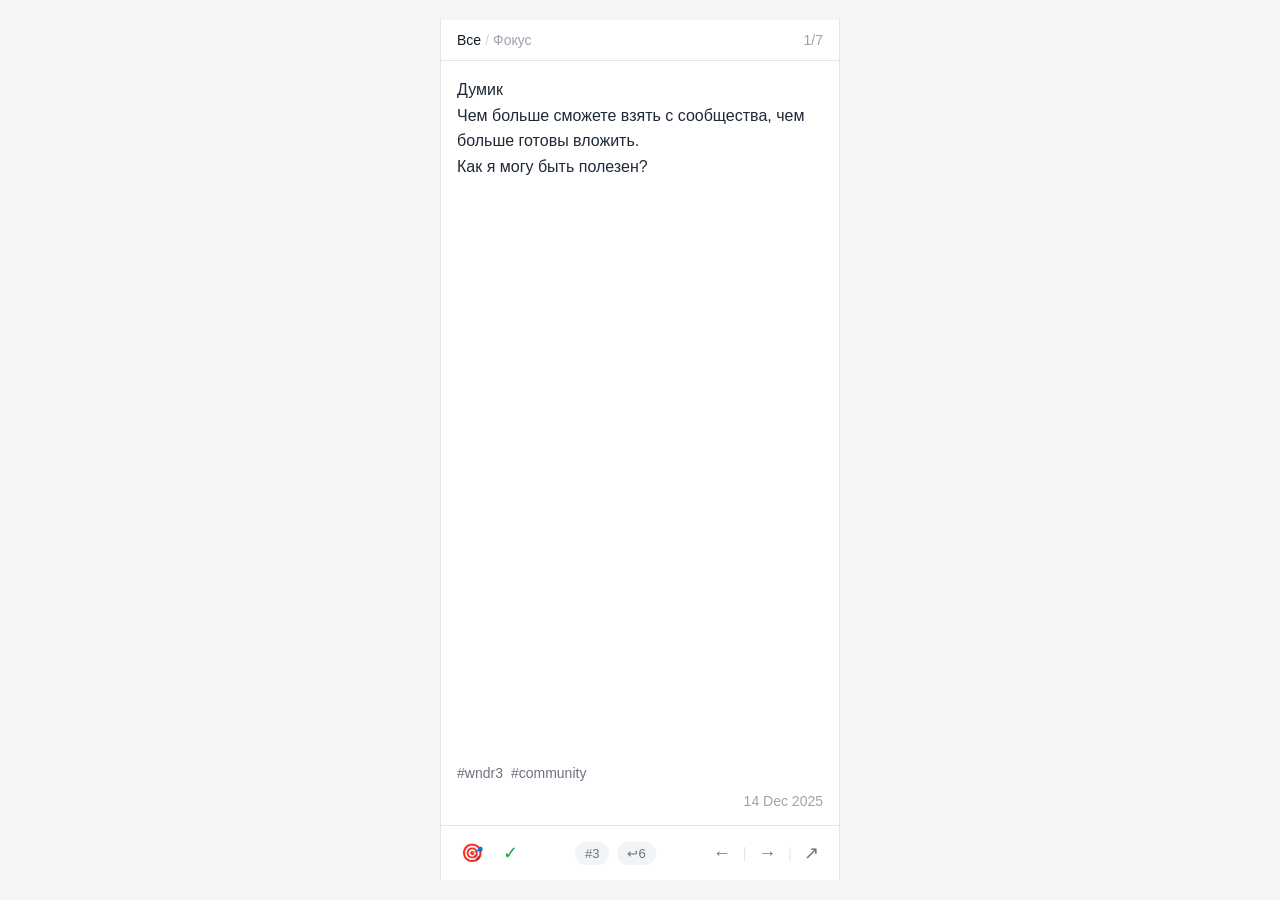
<file: task_tracker/done/thought-app-reply.html>
<!DOCTYPE html>
<html lang="ru">
<head>
  <meta charset="UTF-8">
  <meta name="viewport" content="width=device-width, initial-scale=1.0, user-scalable=no">
  <title>Thought App v6</title>
  <style>
    * {
      margin: 0;
      padding: 0;
      box-sizing: border-box;
    }

    body {
      font-family: -apple-system, BlinkMacSystemFont, 'Segoe UI', Roboto, sans-serif;
      background: #f5f5f5;
      min-height: 100vh;
      display: flex;
      justify-content: center;
      padding: 20px;
      -webkit-user-select: none;
      user-select: none;
    }

    .app {
      width: 100%;
      max-width: 400px;
      background: white;
      min-height: 600px;
      display: flex;
      flex-direction: column;
      border-left: 1px solid #e5e5e5;
      border-right: 1px solid #e5e5e5;
    }

    /* Header */
    .header {
      display: flex;
      justify-content: space-between;
      align-items: center;
      padding: 12px 16px;
      border-bottom: 1px solid #e5e5e5;
    }

    .header-left {
      display: flex;
      align-items: center;
    }

    .header-center {
      font-size: 13px;
      color: #6b7280;
    }

    .header-right {
      font-size: 14px;
      color: #9ca3af;
    }

    .toggle {
      display: flex;
      align-items: center;
      gap: 4px;
      font-size: 14px;
    }

    .toggle-btn {
      background: none;
      border: none;
      cursor: pointer;
      color: #9ca3af;
      font-size: 14px;
      transition: color 0.2s;
    }

    .toggle-btn.active {
      color: #111827;
      font-weight: 500;
    }

    .toggle-separator {
      color: #d1d5db;
    }

    .back-btn {
      background: none;
      border: none;
      cursor: pointer;
      color: #6b7280;
      font-size: 14px;
    }

    /* Body */
    .body {
      flex: 1;
      display: flex;
      flex-direction: column;
      padding: 16px;
      border-bottom: 1px solid #e5e5e5;
      touch-action: pan-y;
      transition: background 0.15s;
    }

    .content {
      flex: 1;
      font-size: 16px;
      line-height: 1.6;
      color: #1f2937;
      white-space: pre-line;
    }

    .tags {
      display: flex;
      flex-wrap: wrap;
      gap: 8px;
      margin-top: 16px;
    }

    .tag {
      background: none;
      border: none;
      cursor: pointer;
      font-size: 14px;
      color: #6b7280;
      transition: color 0.2s;
    }

    .tag:hover {
      color: #374151;
    }

    .tag.no-tag {
      color: #d97706;
    }

    .meta {
      display: flex;
      justify-content: flex-end;
      margin-top: 12px;
    }

    .date {
      font-size: 14px;
      color: #9ca3af;
      cursor: pointer;
    }

    /* Actions */
    .actions {
      display: flex;
      justify-content: space-between;
      align-items: center;
      padding: 12px 16px;
    }

    .actions-left {
      display: flex;
      gap: 12px;
    }

    .actions-center {
      display: flex;
      align-items: center;
      gap: 8px;
    }

    .actions-right {
      display: flex;
      align-items: center;
      gap: 8px;
    }

    .action-btn {
      background: none;
      border: none;
      cursor: pointer;
      font-size: 18px;
      color: #6b7280;
      transition: color 0.2s;
      padding: 4px;
    }

    .action-btn:hover {
      color: #374151;
    }

    .action-btn.focus-active {
      color: #f97316;
    }

    .action-btn.done {
      color: #16a34a;
    }

    .action-btn.disabled {
      color: #d1d5db;
      cursor: default;
    }

    .action-btn.active {
      color: #111827;
      font-weight: 500;
    }

    .actions-separator {
      color: #e5e5e5;
      font-size: 14px;
    }

    /* Connection type buttons */
    .conn-btn {
      background: #f3f4f6;
      border: none;
      border-radius: 12px;
      padding: 4px 10px;
      font-size: 13px;
      color: #6b7280;
      cursor: pointer;
      transition: all 0.2s;
    }

    .conn-btn:hover {
      background: #e5e7eb;
    }

    .conn-btn.active {
      background: #111827;
      color: white;
    }

    .conn-btn.disabled {
      color: #d1d5db;
      cursor: default;
    }

    /* Tree navigation */
    .tree-nav {
      display: flex;
      align-items: center;
      gap: 6px;
      font-size: 14px;
    }

    .tree-nav-btn {
      background: none;
      border: none;
      cursor: pointer;
      font-size: 14px;
      color: #6b7280;
      padding: 2px 6px;
      transition: color 0.2s;
    }

    .tree-nav-btn:hover {
      color: #374151;
    }

    .tree-nav-btn.disabled {
      color: #d1d5db;
      cursor: default;
    }

    /* Empty state */
    .empty-state {
      flex: 1;
      display: flex;
      flex-direction: column;
      justify-content: center;
      align-items: center;
      text-align: center;
      padding: 32px;
    }

    .empty-icon {
      font-size: 32px;
      margin-bottom: 12px;
    }

    .empty-title {
      font-size: 16px;
      color: #374151;
      margin-bottom: 4px;
    }

    .empty-subtitle {
      font-size: 14px;
      color: #9ca3af;
    }

    /* Gesture hint */
    .gesture-hint {
      position: fixed;
      bottom: 100px;
      left: 50%;
      transform: translateX(-50%);
      background: rgba(0, 0, 0, 0.7);
      color: white;
      padding: 8px 16px;
      border-radius: 20px;
      font-size: 14px;
      opacity: 0;
      transition: opacity 0.3s;
      pointer-events: none;
    }

    .gesture-hint.visible {
      opacity: 1;
    }
  </style>
</head>
<body>
  <div class="app">
    <div class="header" id="header"></div>
    <div class="body" id="body"></div>
    <div class="actions" id="actions"></div>
  </div>

  <div class="gesture-hint" id="gestureHint"></div>

  <script>
    // Sample data with reply structure
    const thoughts = [
      {
        id: 1,
        text: "Думик\nЧем больше сможете взять с сообщества, чем больше готовы вложить.\nКак я могу быть полезен?",
        tags: ["#wndr3", "#community"],
        date: "14 Dec 2025",
        timestamp: "2025-12-14T10:00:00",
        status: "new",
        focus: true,
        reply_to_id: null  // корень
      },
      {
        id: 2,
        text: "Позиция в сообществе — это про вклад, не статус.",
        tags: ["#wndr3", "#community"],
        date: "12 Dec 2025",
        timestamp: "2025-12-12T14:30:00",
        status: "new",
        focus: false,
        reply_to_id: 1  // ответ на 1
      },
      {
        id: 3,
        text: "WNDR неделя 2: начинаю видеть паттерн в том как подхожу к новым сообществам",
        tags: ["#wndr3"],
        date: "10 Dec 2025",
        timestamp: "2025-12-10T09:15:00",
        status: "new",
        focus: true,
        reply_to_id: 2  // ответ на 2 (ветка C)
      },
      {
        id: 4,
        text: "А может дело не в сообществе, а в том что я ищу?",
        tags: ["#wndr3"],
        date: "9 Dec 2025",
        timestamp: "2025-12-09T16:00:00",
        status: "new",
        focus: false,
        reply_to_id: 2  // тоже ответ на 2 (ветка E)
      },
      {
        id: 5,
        text: "Глубже: ценность создаётся через последовательные действия.",
        tags: ["#value"],
        date: "8 Dec 2025",
        timestamp: "2025-12-08T11:00:00",
        status: "new",
        focus: false,
        reply_to_id: 3  // ответ на 3
      },
      {
        id: 6,
        text: "Просто мысль без категории",
        tags: [],
        date: "5 Dec 2025",
        timestamp: "2025-12-05T08:30:00",
        status: "new",
        focus: false,
        reply_to_id: null
      },
      {
        id: 7,
        text: "Growth mindset важен, но без системы действий — это wishful thinking",
        tags: ["#growth"],
        date: "1 Dec 2025",
        timestamp: "2025-12-01T20:00:00",
        status: "new",
        focus: false,
        reply_to_id: 4  // ответ на 4
      }
    ];

    // State
    let state = {
      mode: 'all',  // 'all' | 'focus' | 'tag' | 'tags_related' | 'reply_related'
      currentIndex: 0,
      previousMode: 'all',
      currentTag: null,
      
      // Tags related
      relatedThoughts: [],
      relatedIndex: 0,
      parentThoughtId: null,
      
      // Reply related
      replyChain: [],        // все записи в текущей цепочке
      replyIndex: 0,         // текущая позиция в цепочке
      replyBranch: null,     // текущая ветка (id родителя)
      replyBranches: [],     // доступные ветки на текущем уровне
      replyBranchIndex: 0    // индекс текущей ветки
    };

    // Helper functions
    function getFilteredThoughts() {
      switch (state.mode) {
        case 'all':
          return thoughts.filter(t => t.status === 'new');
        case 'focus':
          return thoughts.filter(t => t.status === 'new' && t.focus);
        case 'tag':
          return thoughts.filter(t => t.tags.includes(state.currentTag));
        case 'tags_related':
          return state.relatedThoughts;
        case 'reply_related':
          return state.replyChain;
        default:
          return thoughts;
      }
    }

    function getRelatedByTags(thought) {
      if (!thought.tags.length) return [];
      return thoughts
        .filter(t => t.id !== thought.id)
        .map(t => ({
          ...t,
          commonTagsCount: t.tags.filter(tag => thought.tags.includes(tag)).length
        }))
        .filter(t => t.commonTagsCount > 0)
        .sort((a, b) => {
          if (b.commonTagsCount !== a.commonTagsCount) return b.commonTagsCount - a.commonTagsCount;
          return new Date(b.timestamp) - new Date(a.timestamp);
        });
    }

    function getReplies(thoughtId) {
      return thoughts.filter(t => t.reply_to_id === thoughtId);
    }

    function getParent(thought) {
      if (!thought.reply_to_id) return null;
      return thoughts.find(t => t.id === thought.reply_to_id);
    }

    function getAncestors(thought) {
      const ancestors = [];
      let current = thought;
      while (current.reply_to_id) {
        const parent = getParent(current);
        if (parent) {
          ancestors.push(parent);
          current = parent;
        } else break;
      }
      return ancestors;
    }

    function getDescendants(thought, branch = null) {
      const descendants = [];
      let replies = getReplies(thought.id);
      
      // Если указана ветка, идём только по ней
      if (branch !== null) {
        replies = replies.filter(r => r.id === branch);
      }
      
      if (replies.length > 0) {
        const firstReply = replies[0];
        descendants.push(firstReply);
        descendants.push(...getDescendants(firstReply));
      }
      return descendants;
    }

    function buildReplyChain(thought) {
      const ancestors = getAncestors(thought).reverse();
      const descendants = getDescendants(thought);
      return [...ancestors, thought, ...descendants];
    }

    function getReplyStats(thought) {
      const ancestors = getAncestors(thought);
      const replies = getReplies(thought.id);
      const descendants = getDescendants(thought);
      
      return {
        up: ancestors.length,
        down: descendants.length + replies.length,
        branches: replies.length > 1 ? replies.length : 0,
        totalReplies: countAllReplies(thought)
      };
    }

    function countAllReplies(thought) {
      const ancestors = getAncestors(thought);
      const allInChain = new Set();
      
      // Найти корень
      const root = ancestors.length > 0 ? ancestors[ancestors.length - 1] : thought;
      
      // Рекурсивно посчитать все записи в дереве
      function countTree(t) {
        allInChain.add(t.id);
        getReplies(t.id).forEach(reply => countTree(reply));
      }
      countTree(root);
      
      return allInChain.size;
    }

    function getSiblings(thought) {
      if (!thought.reply_to_id) return [];
      return thoughts.filter(t => t.reply_to_id === thought.reply_to_id && t.id !== thought.id);
    }

    // Render functions
    function renderHeader() {
      const header = document.getElementById('header');
      const filtered = getFilteredThoughts();
      
      if (state.mode === 'tags_related') {
        header.innerHTML = `
          <div class="header-left">
            <button class="back-btn" onclick="exitRelatedMode()">← К записи</button>
          </div>
          <div class="header-right">связь ${state.relatedIndex + 1}/${state.relatedThoughts.length}</div>
        `;
      } else if (state.mode === 'reply_related') {
        const current = state.replyChain[state.replyIndex];
        const stats = getReplyStats(current);
        const chainLength = state.replyChain.length;
        
        // Определяем название ветки
        let branchName = '';
        if (state.replyBranches.length > 0) {
          branchName = `ветка ${state.replyBranchIndex + 1}`;
        }
        
        header.innerHTML = `
          <div class="header-left">
            <button class="back-btn" onclick="exitRelatedMode()">← К записи</button>
          </div>
          <div class="header-center">${branchName}</div>
          <div class="header-right">связь ${state.replyIndex + 1}/${chainLength}</div>
        `;
      } else if (state.mode === 'tag') {
        header.innerHTML = `
          <div class="header-left">
            <button class="back-btn" onclick="goBack()">← Назад</button>
          </div>
          <div class="header-center">${state.currentTag}</div>
          <div class="header-right">${filtered.length > 0 ? `${state.currentIndex + 1}/${filtered.length}` : '0/0'}</div>
        `;
      } else {
        header.innerHTML = `
          <div class="header-left">
            <div class="toggle">
              <button class="toggle-btn ${state.mode === 'all' ? 'active' : ''}" onclick="setMode('all')">Все</button>
              <span class="toggle-separator">/</span>
              <button class="toggle-btn ${state.mode === 'focus' ? 'active' : ''}" onclick="setMode('focus')">Фокус</button>
            </div>
          </div>
          <div class="header-right">${filtered.length > 0 ? `${state.currentIndex + 1}/${filtered.length}` : '0/0'}</div>
        `;
      }
    }

    function renderBody() {
      const body = document.getElementById('body');
      const filtered = getFilteredThoughts();
      
      let thought;
      if (state.mode === 'tags_related') {
        thought = filtered[state.relatedIndex];
      } else if (state.mode === 'reply_related') {
        thought = state.replyChain[state.replyIndex];
      } else {
        thought = filtered[state.currentIndex];
      }

      if (!thought) {
        let icon = '✓', title = 'Всё обработано', subtitle = 'Новые мысли появятся когда напишешь в канал';
        if (state.mode === 'focus') {
          icon = '🎯'; title = 'Нет мыслей в фокусе'; subtitle = 'Нажми 🎯 чтобы добавить';
        }
        body.innerHTML = `
          <div class="empty-state">
            <div class="empty-icon">${icon}</div>
            <div class="empty-title">${title}</div>
            <div class="empty-subtitle">${subtitle}</div>
          </div>
        `;
        return;
      }

      const tagsHtml = thought.tags.length > 0
        ? thought.tags.map(tag => `<button class="tag" onclick="filterByTag('${tag}')">${tag}</button>`).join('')
        : '<button class="tag no-tag">⚠️ без тега</button>';

      body.innerHTML = `
        <div class="content">${thought.text}</div>
        <div class="tags">${tagsHtml}</div>
        <div class="meta">
          <span class="date">${thought.date}</span>
        </div>
      `;
    }

    function renderActions() {
      const actions = document.getElementById('actions');
      const filtered = getFilteredThoughts();
      
      let thought;
      if (state.mode === 'tags_related') {
        thought = filtered[state.relatedIndex];
      } else if (state.mode === 'reply_related') {
        thought = state.replyChain[state.replyIndex];
      } else {
        thought = filtered[state.currentIndex];
      }

      if (!thought) {
        actions.innerHTML = '';
        return;
      }

      const tagsCount = getRelatedByTags(thought).length;
      const replyStats = getReplyStats(thought);

      if (state.mode === 'tags_related') {
        // Режим связей по тегам
        actions.innerHTML = `
          <div class="actions-left">
            <button class="action-btn ${thought.focus ? 'focus-active' : ''}" onclick="toggleFocus()">🎯</button>
            <button class="action-btn done" onclick="markDone()">✓</button>
          </div>
          <div class="actions-center">
            <button class="action-btn" onclick="nextTagRelated()">↓</button>
          </div>
          <div class="actions-right">
            <button class="action-btn" onclick="exitRelatedMode()">←</button>
            <span class="actions-separator">|</span>
            <button class="action-btn" onclick="openChannel()">↗</button>
          </div>
        `;
      } else if (state.mode === 'reply_related') {
        // Режим связей по реплаям
        const stats = getReplyStats(thought);
        const siblings = getSiblings(thought);
        const branchCount = siblings.length + 1;
        
        const upBtn = stats.up > 0 
          ? `<button class="tree-nav-btn" onclick="replyUp()">↑${stats.up}</button>`
          : `<span class="tree-nav-btn disabled">—</span>`;
        
        const downCount = getReplies(thought.id).length;
        const downBtn = downCount > 0
          ? `<button class="tree-nav-btn" onclick="replyDown()">↓${downCount}</button>`
          : `<span class="tree-nav-btn disabled">—</span>`;
        
        const branchBtn = branchCount > 1
          ? `<button class="tree-nav-btn" onclick="replyBranch()">↔${branchCount}</button>`
          : '';

        actions.innerHTML = `
          <div class="actions-left">
            <button class="action-btn ${thought.focus ? 'focus-active' : ''}" onclick="toggleFocus()">🎯</button>
            <button class="action-btn done" onclick="markDone()">✓</button>
          </div>
          <div class="actions-center">
            <div class="tree-nav">
              ${upBtn}
              ${downBtn}
              ${branchBtn}
            </div>
          </div>
          <div class="actions-right">
            <button class="action-btn" onclick="exitRelatedMode()">←</button>
            <span class="actions-separator">|</span>
            <button class="action-btn" onclick="openChannel()">↗</button>
          </div>
        `;
      } else {
        // Основной режим
        const tagsBtn = tagsCount > 0
          ? `<button class="conn-btn" onclick="enterTagsRelated()">#${tagsCount}</button>`
          : `<button class="conn-btn disabled">#0</button>`;
        
        const replyBtn = replyStats.totalReplies > 1
          ? `<button class="conn-btn" onclick="enterReplyRelated()">↩${replyStats.totalReplies}</button>`
          : `<button class="conn-btn disabled">↩0</button>`;

        actions.innerHTML = `
          <div class="actions-left">
            <button class="action-btn ${thought.focus ? 'focus-active' : ''}" onclick="toggleFocus()">🎯</button>
            <button class="action-btn done" onclick="markDone()">✓</button>
          </div>
          <div class="actions-center">
            ${tagsBtn}
            ${replyBtn}
          </div>
          <div class="actions-right">
            <button class="action-btn" onclick="prevThought()">←</button>
            <span class="actions-separator">|</span>
            <button class="action-btn" onclick="nextThought()">→</button>
            <span class="actions-separator">|</span>
            <button class="action-btn" onclick="openChannel()">↗</button>
          </div>
        `;
      }
    }

    function render() {
      renderHeader();
      renderBody();
      renderActions();
    }

    // Actions
    function setMode(mode) {
      state.mode = mode;
      state.currentIndex = 0;
      render();
    }

    function filterByTag(tag) {
      state.previousMode = state.mode;
      state.mode = 'tag';
      state.currentTag = tag;
      state.currentIndex = 0;
      render();
    }

    function goBack() {
      state.mode = state.previousMode;
      state.currentTag = null;
      state.currentIndex = 0;
      render();
    }

    function toggleFocus() {
      let thought;
      if (state.mode === 'tags_related') {
        thought = state.relatedThoughts[state.relatedIndex];
      } else if (state.mode === 'reply_related') {
        thought = state.replyChain[state.replyIndex];
      } else {
        thought = getFilteredThoughts()[state.currentIndex];
      }
      if (!thought) return;
      
      const original = thoughts.find(t => t.id === thought.id);
      if (original) original.focus = !original.focus;
      render();
    }

    function markDone() {
      let thought;
      if (state.mode === 'tags_related') {
        thought = state.relatedThoughts[state.relatedIndex];
      } else if (state.mode === 'reply_related') {
        thought = state.replyChain[state.replyIndex];
      } else {
        thought = getFilteredThoughts()[state.currentIndex];
      }
      if (!thought) return;
      
      const original = thoughts.find(t => t.id === thought.id);
      if (original) original.status = 'done';
      
      // Переход к следующей
      if (state.mode === 'tags_related') {
        nextTagRelated();
      } else if (state.mode === 'reply_related') {
        // Остаёмся, но обновляем цепочку
        render();
      } else {
        const newFiltered = getFilteredThoughts();
        if (state.currentIndex >= newFiltered.length) {
          state.currentIndex = Math.max(0, newFiltered.length - 1);
        }
        render();
      }
    }

    function nextThought() {
      const filtered = getFilteredThoughts();
      if (filtered.length === 0) return;
      state.currentIndex = (state.currentIndex + 1) % filtered.length;
      render();
    }

    function prevThought() {
      const filtered = getFilteredThoughts();
      if (filtered.length === 0) return;
      state.currentIndex = (state.currentIndex - 1 + filtered.length) % filtered.length;
      render();
    }

    // Tags related
    function enterTagsRelated() {
      const thought = getFilteredThoughts()[state.currentIndex];
      if (!thought) return;
      
      const related = getRelatedByTags(thought);
      if (related.length === 0) return;
      
      state.parentThoughtId = thought.id;
      state.relatedThoughts = related;
      state.relatedIndex = 0;
      state.previousMode = state.mode;
      state.mode = 'tags_related';
      render();
    }

    function nextTagRelated() {
      if (state.relatedThoughts.length === 0) return;
      state.relatedIndex = (state.relatedIndex + 1) % state.relatedThoughts.length;
      render();
    }

    // Reply related
    function enterReplyRelated() {
      const thought = getFilteredThoughts()[state.currentIndex];
      if (!thought) return;
      
      state.replyChain = buildReplyChain(thought);
      state.replyIndex = state.replyChain.findIndex(t => t.id === thought.id);
      state.previousMode = state.mode;
      state.mode = 'reply_related';
      
      // Определяем ветки
      updateBranches();
      render();
    }

    function updateBranches() {
      const current = state.replyChain[state.replyIndex];
      if (!current) return;
      
      const siblings = getSiblings(current);
      state.replyBranches = [current, ...siblings];
      state.replyBranchIndex = 0;
    }

    function replyUp() {
      const current = state.replyChain[state.replyIndex];
      const parent = getParent(current);
      if (!parent) return;
      
      const parentIndex = state.replyChain.findIndex(t => t.id === parent.id);
      if (parentIndex >= 0) {
        state.replyIndex = parentIndex;
        updateBranches();
        render();
      }
    }

    function replyDown() {
      const current = state.replyChain[state.replyIndex];
      const replies = getReplies(current.id);
      if (replies.length === 0) return;
      
      // Идём в первый ответ
      const firstReply = replies[0];
      let replyIndex = state.replyChain.findIndex(t => t.id === firstReply.id);
      
      if (replyIndex < 0) {
        // Перестроить цепочку с учётом этой ветки
        state.replyChain = buildReplyChain(firstReply);
        replyIndex = state.replyChain.findIndex(t => t.id === firstReply.id);
      }
      
      state.replyIndex = replyIndex;
      updateBranches();
      render();
    }

    function replyBranch() {
      if (state.replyBranches.length <= 1) return;
      
      // Переключаем на следующую ветку
      state.replyBranchIndex = (state.replyBranchIndex + 1) % state.replyBranches.length;
      const newBranch = state.replyBranches[state.replyBranchIndex];
      
      // Перестроить цепочку от этой ветки
      state.replyChain = buildReplyChain(newBranch);
      state.replyIndex = state.replyChain.findIndex(t => t.id === newBranch.id);
      
      render();
    }

    function exitRelatedMode() {
      state.mode = state.previousMode;
      state.relatedThoughts = [];
      state.relatedIndex = 0;
      state.replyChain = [];
      state.replyIndex = 0;
      render();
    }

    function openChannel() {
      alert('Opens Telegram deep link');
    }

    // Touch gestures
    let touchStartX = 0, touchStartY = 0, lastTap = 0;
    const bodyEl = document.getElementById('body');

    bodyEl.addEventListener('touchstart', e => {
      touchStartX = e.changedTouches[0].screenX;
      touchStartY = e.changedTouches[0].screenY;
    }, { passive: true });

    bodyEl.addEventListener('touchend', e => {
      const diffX = e.changedTouches[0].screenX - touchStartX;
      const diffY = e.changedTouches[0].screenY - touchStartY;
      
      if (Math.abs(diffX) > Math.abs(diffY) && Math.abs(diffX) > 50) {
        if (diffX < 0) {
          if (state.mode === 'tags_related') nextTagRelated();
          else if (state.mode === 'reply_related') replyDown();
          else nextThought();
        } else {
          if (state.mode === 'tags_related' || state.mode === 'reply_related') exitRelatedMode();
          else prevThought();
        }
      }
      
      // Double tap
      const now = new Date().getTime();
      if (now - lastTap < 300) {
        toggleFocus();
        bodyEl.style.background = '#fef3c7';
        setTimeout(() => bodyEl.style.background = 'white', 150);
      }
      lastTap = now;
    }, { passive: false });

    render();
  </script>
</body>
</html>
</file>
